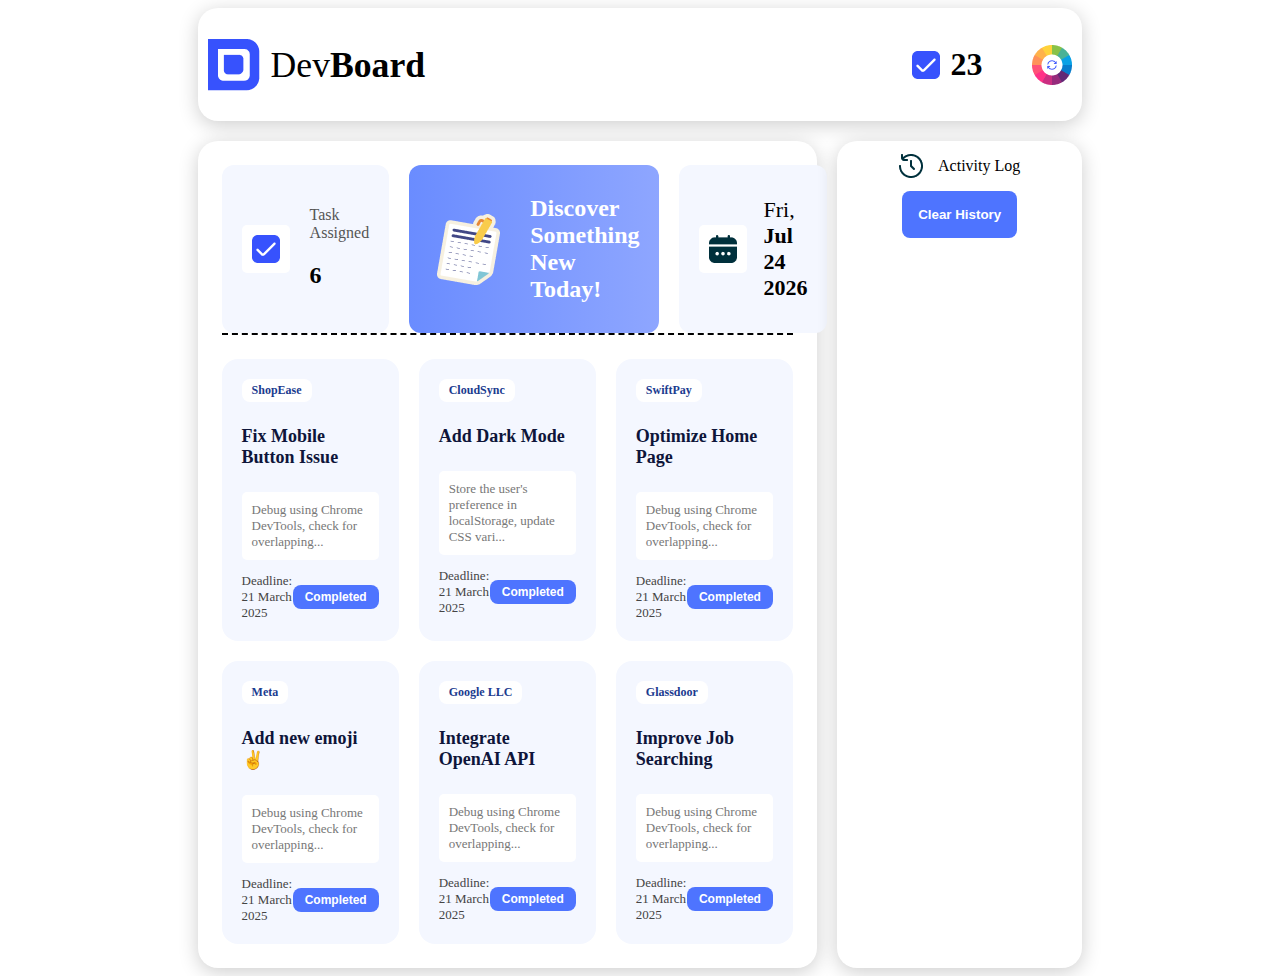
<file: index.html>
<!DOCTYPE html>
<html lang="en">

<head>
    <meta charset="UTF-8">
    <meta name="viewport" content="width=device-width, initial-scale=1.0">
    <title>Dev Board</title>
    <link rel="stylesheet" href="main.css">
</head>

<body>
    <header id="header">
        <nav id="navigation-bar">

            <div id="nav1">
                <img src="assets/logo.png" alt="">
                <p class="brand-name">Dev<span id="board">Board</span></p>
            </div>
            <div id="nav2">
                <img src="assets/checkbox.png" alt="">
                <h1 id="task-completed">23</h1>
                <img id="theme-btn" src="assets/theme-btn.png" alt="">
            </div>
            </div>
        </nav>
    </header>


    <main id="main">

        <section id="task-section"">
            <div id="overview">
            <div class="card">
                <img src="assets/checkbox.png" alt="">
                <div>
                    <p>Task Assigned</p>
                    <h2 id="task-done">6</h2>
                </div>
            </div>

            <div id="discover">
                <img src="assets/board.png" alt="">
                <p>Discover Something <br> New Today!</p>
            </div>

            <div class="date">
                <img id="date-img" src="assets/calender.png" alt="">
                <p id="date"></p>
            </div>
            </div>


            <div class="task-container">
                <div class="task-card">
                    <div class="badge">ShopEase</div>
                    <h4 class="tasks-name">Fix Mobile Button Issue</h4>
                    <p>Debug using Chrome DevTools, check for overlapping...</p>
                    <div class="deadline-status">
                        <div class="deadline">Deadline: 21 March 2025</div>
                        <button id="status-done1" class="status">Completed</button>
                    </div>
                </div>

                <div class="task-card">
                    <div class="badge">CloudSync</div>
                    <h4 class="tasks-name">Add Dark Mode</h4>
                    <p>Store the user's preference in localStorage, update CSS vari...</p>
                    <div class="deadline-status">
                        <div class="deadline">Deadline: 21 March 2025</div>
                        <button id="status-done2" class="status">Completed</button>
                    </div>
                </div>

                <div class="task-card">
                    <div class="badge">SwiftPay</div>
                    <h4 class="tasks-name">Optimize Home Page</h4>
                    <p>Debug using Chrome DevTools, check for overlapping...</p>
                    <div class="deadline-status">
                        <div class="deadline">Deadline: 21 March 2025</div>
                        <button class="status">Completed</button>
                    </div>
                </div>

                <div class="task-card">
                    <div class="badge">Meta</div>
                    <h4 class="tasks-name">Add new emoji ✌️</h4>
                    <p>Debug using Chrome DevTools, check for overlapping...</p>
                    <div class="deadline-status">
                        <div class="deadline">Deadline: 21 March 2025</div>
                        <button class="status">Completed</button>
                    </div>
                </div>

                <div class="task-card">
                    <div class="badge">Google LLC</div>
                    <h4 class="tasks-name">Integrate OpenAI API</h4>
                    <p>Debug using Chrome DevTools, check for overlapping...</p>
                    <div class="deadline-status">
                        <div class="deadline">Deadline: 21 March 2025</div>
                        <button class="status">Completed</button>
                    </div>
                </div>

                <div class="task-card">
                    <div class="badge">Glassdoor</div>
                    <h4 class="tasks-name">Improve Job Searching</h4>
                    <p>Debug using Chrome DevTools, check for overlapping...</p>
                    <div class="deadline-status">
                        <div class="deadline">Deadline: 21 March 2025</div>
                        <button class="status">Completed</button>
                    </div>
                </div>
            </div>

        </section>

        <section id="activity-container">
            <div class="activity-log">
                <img src="assets/activity.png" alt="">
                <p>Activity Log</p>
            </div>
            <button id="btn-clear-history">Clear History</button>
            <div id="activity"></div>
        </section>

    </main>

    <script src="JavaScript/main.js"></script>
</body>

</html>
</file>
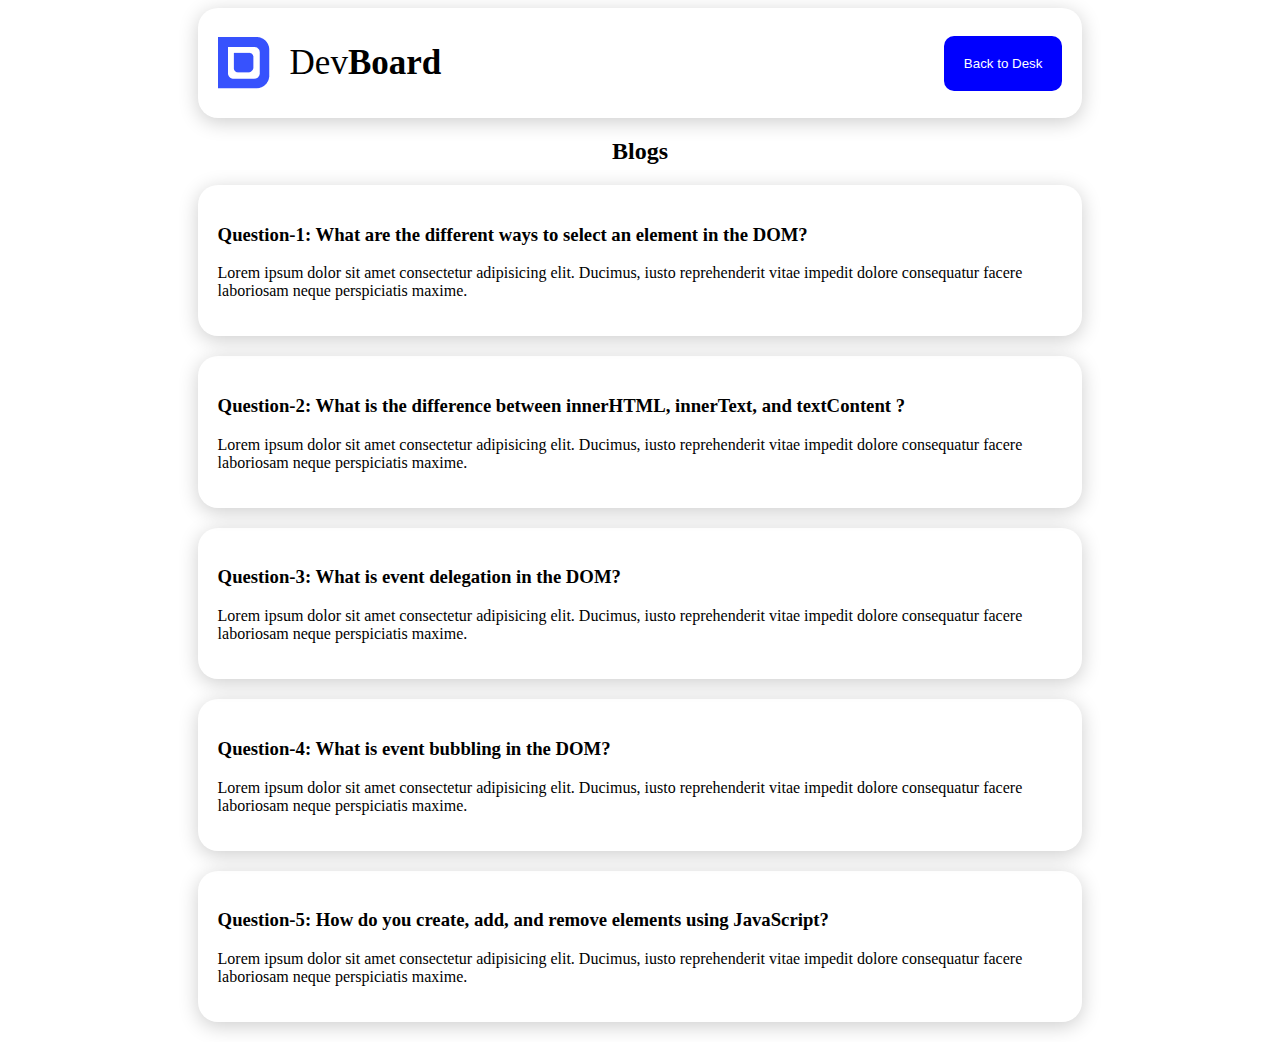
<file: blog.html>
<!DOCTYPE html>
<html lang="en">

<head>
    <meta charset="UTF-8">
    <meta name="viewport" content="width=device-width, initial-scale=1.0">
    <title>Blogs</title>
    <link rel="stylesheet" href="blog.css">
</head>

<body>
    <header id="header">
        <nav id="navigation-desk">

            <div id="nav1">
                <img src="assets/logo.png" alt="">
                <p class="brand-name">Dev<span id="board">Board</span></p>
            </div>
            <div id="nav2">
                <button id="back-btn">Back to Desk</button>
            </div>
            </div>
        </nav>
    </header>
    <main>
        <h2 id="blogs">Blogs</h2>
        <div class="blog-qus">
            <h3>Question-1: What are the different ways to select an element in the DOM?</h3>
            <p>Lorem ipsum dolor sit amet consectetur adipisicing elit. Ducimus, iusto reprehenderit vitae impedit
                dolore consequatur facere laboriosam neque perspiciatis maxime.</p>
        </div>
        <div class="blog-qus">
            <h3>Question-2: What is the difference between innerHTML, innerText, and textContent ?</h3>
            <p>Lorem ipsum dolor sit amet consectetur adipisicing elit. Ducimus, iusto reprehenderit vitae impedit
                dolore consequatur facere laboriosam neque perspiciatis maxime.</p>
        </div>
        <div class="blog-qus">
            <h3>Question-3: What is event delegation in the DOM?</h3>
            <p>Lorem ipsum dolor sit amet consectetur adipisicing elit. Ducimus, iusto reprehenderit vitae impedit
                dolore consequatur facere laboriosam neque perspiciatis maxime.</p>
        </div>
        <div class="blog-qus">
            <h3>Question-4: What is event bubbling in the DOM?</h3>
            <p>Lorem ipsum dolor sit amet consectetur adipisicing elit. Ducimus, iusto reprehenderit vitae impedit
                dolore consequatur facere laboriosam neque perspiciatis maxime.</p>
        </div>
        <div class="blog-qus">
            <h3>Question-5: How do you create, add, and remove elements using JavaScript?</h3>
            <p>Lorem ipsum dolor sit amet consectetur adipisicing elit. Ducimus, iusto reprehenderit vitae impedit
                dolore consequatur facere laboriosam neque perspiciatis maxime.</p>
        </div>
    </main>


    <script src="JavaScript/blog.js"></script>
</body>

</html>
</file>
<file: main.css>
#header,
#main {
    max-width: 70%;
    margin: auto;
}

#navigation-bar {
    display: flex;
    justify-content: space-between;
    align-items: center;
    border-radius: 20px;
    background-color: #fff;
    box-shadow: 0 4px 20px rgba(0, 0, 0, 0.2);
}

#nav1 {
    display: flex;
    gap: 11px;
    align-items: center;
    margin-left: 10px;
}

#nav2 {
    display: flex;
    /* gap: 50px; */
    align-items: center;
    margin-right: 10px;
}

#task-completed {
    margin: 0 50px 0 10px;
}

.brand-name {
    font-size: 35.67px;
}

#board {
    font-weight: 800;
}

.task-box {
    display: flex;
    /* justify-content: space-between; */
    gap: 20px;
    align-items: center;
    box-shadow: 0 4px 20px rgba(0, 0, 0, 0.2);
}

#theme-btn {
    cursor: pointer;
}




#main {
    display: flex;
    gap: 20px;
    margin-top: 20px;
}

#task-section {
    max-width: 70%;
    background-color: white;
    border-radius: 20px;
    /* background-color: #fff; */
    box-shadow: 0 4px 20px rgba(0, 0, 0, 0.2);
}



/* ===== Overview Section ===== */
#overview {
    display: flex;
    align-items: center;
    justify-content: space-between;
    gap: 20px;
    /* flex-wrap: wrap; */
    margin: 24px;
    border-bottom: 2px dashed;

}

.card {
    background: #F4F7FF;
    border-radius: 12px;
    padding: 20px;
    width: 25%;
    height: 128px;
    display: flex;
    /* justify-content: space-between; */
    align-items: center;
    gap: 20px;
}

.card p {
    font-size: 16px;
    color: #555;
}

.card img {
    background-color: white;
    padding: 10px;
    border-radius: 5px;
}


#discover {
    background: linear-gradient(90deg, #6a8cff, #8ea6ff);
    color: #fff;
    display: flex;
    align-items: center;
    justify-content: center;
    font-weight: 600;
    border-radius: 12px;
    padding: 20px;
    width: 50%;
    height: 128px;
    cursor: pointer;
}

#discover p {
    font-size: 24px;
    margin-left: 22px;
}

.date {
    display: flex;
    align-items: center;
    gap: 16px;
    background: #F4F7FF;
    border-radius: 12px;
    padding: 20px;
    width: 25%;
    height: 128px;
}

#date-img {
    background-color: white;
    padding: 10px;
    border-radius: 5px;
}


.date p {
    font-size: 22px;
}

/* ===== Task Container ===== */
.task-container {
    display: grid;
    grid-template-columns: repeat(3, 1fr);
    /* 3 ta column */
    gap: 20px;
    margin: 24px;
}

.task-card {
    /* box-shadow: 0 4px 10px rgba(0, 0, 0, 0.2); */
    background: #F4F7FF;
    border-radius: 16px;
    padding: 20px;

}

.task-card h4 {
    color: #0e153a;
    font-size: 18px;
}

.task-card p {
    font-size: 13px;
    color: #777;
    background-color: white;
    padding: 10px;
    border-radius: 5px;
    /* box-shadow: 0 4px 10px rgba(0, 0, 0, 0.05); */
}

.badge {
    background: #fff;
    color: #1b3b8f;
    font-weight: 600;
    padding: 4px 10px;
    border-radius: 8px;
    font-size: 12px;
    display: inline-block;
    /* width: fit-content; */
}

.deadline-status {
    display: flex;
    justify-content: space-between;
    align-items: center;
}

.deadline {
    font-size: 13px;
    color: #444;
}

.status {
    background: #4e74ff;
    color: white;
    border: none;
    font-weight: 600;
    font-size: 12px;
    padding: 5px 12px;
    border-radius: 8px;
    /* width: fit-content;
    align-self: flex-end; */
    cursor: pointer;
}

.status:disabled {
    opacity: 0.5;
    /* fade effect */
    cursor: not-allowed;
    background-color: #ccc;
    /* optional */
}


/* ===== Activity Log ===== */
#activity-container {
    width: 30%;
    border-radius: 20px;
    background-color: #fff;
    box-shadow: 0 4px 20px rgba(0, 0, 0, 0.2);
    max-height: 94.5%;
    text-align: center;
}

#activity {
    background: #fff;
    border-radius: 16px;
    padding: 20px;
    align-items: center;
    gap: 15px;
}

.activity-log {
    display: flex;
    justify-content: center;
    align-items: center;
    gap: 15px;
}


#btn-clear-history {
    background: #4e74ff;
    border: none;
    color: white;
    font-weight: 600;
    border-radius: 8px;
    padding: 16px 16px;
    cursor: pointer;
    transition: 0.3s;
    
}

#btn-clear-history:hover {
    background: #3558e2;
}

.log {
    background: #f7faff;
    padding: 10px;
    border-radius: 8px;
    font-size: 1rem;
    color: #555;
    margin-bottom: 10px;
    text-align: left;
}
</file>
<file: blog.css>
#header,
main {
    max-width: 70%;
    margin: auto;
}

#navigation-desk {
    display: flex;
    justify-content: space-between;
    align-items: center;
    border-radius: 20px;
    background-color: #fff;
    box-shadow: 0 4px 20px rgba(0, 0, 0, 0.2);
}


#nav1 {
    display: flex;
    align-items: center;
    gap: 20px;
    margin-left: 20px;
}

.brand-name {
    font-size: 35px;
}

#board {
    font-weight: 800;
}

#back-btn {
    background-color: blue;
    color: white;
    border: none;
    padding: 20px;
    border-radius: 10px;
    margin-right: 20px;
    cursor: pointer;
}

#blogs {
    text-align: center;
}
.blog-qus {
    box-shadow: 0 4px 20px rgba(0, 0, 0, 0.2);
    padding: 20px;
    border-radius: 20px;
    margin-bottom: 20px;
}
</file>
